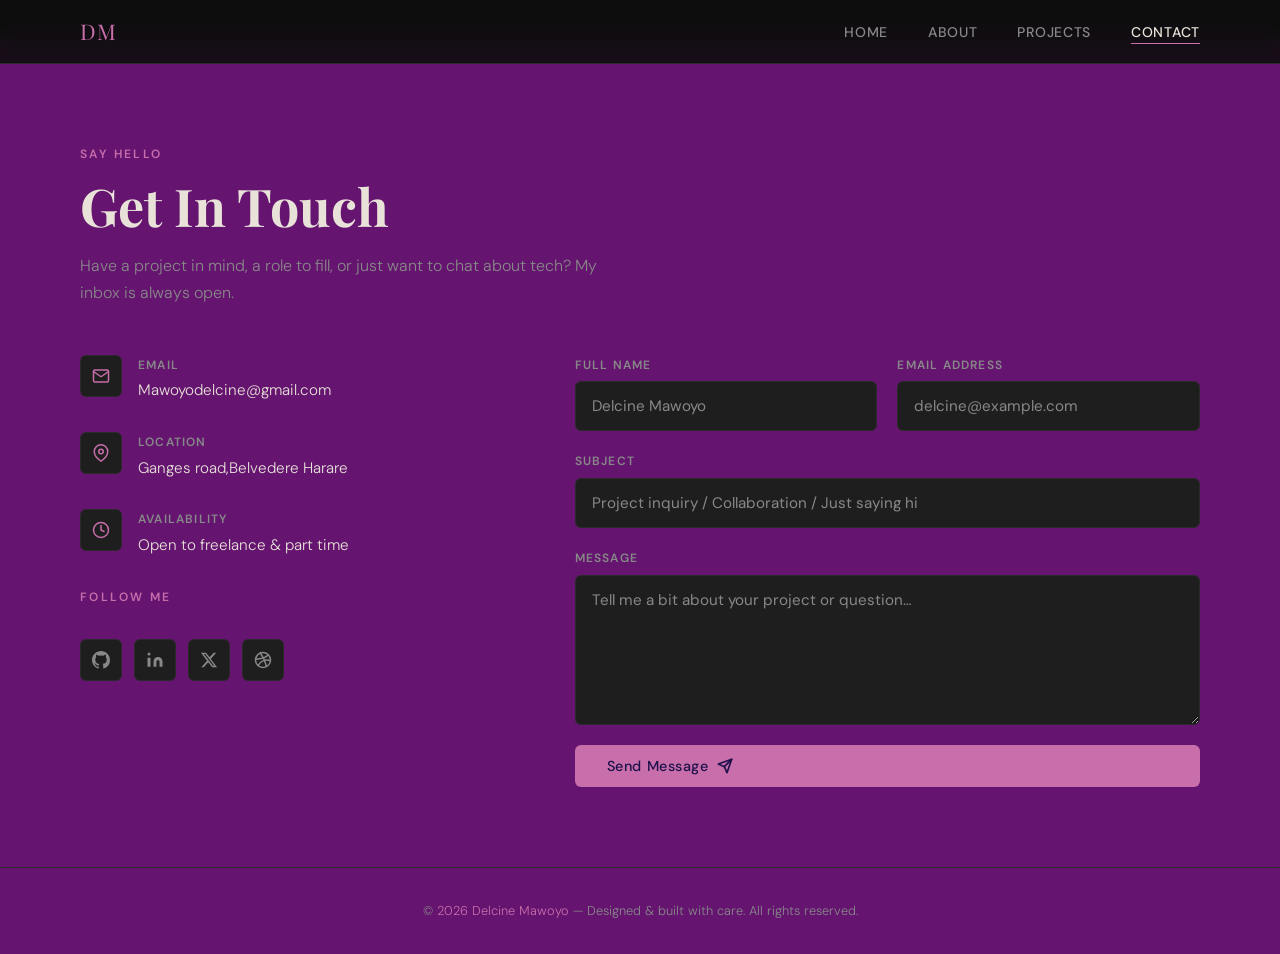
<file: contact.html>
<!DOCTYPE html>
<html lang="en">
<head>
  <!-- ============================================================
       Portfolio — contact.html
       Multi-page architecture
       W3C-valid semantic HTML5 | Mobile-first | External CSS
  ============================================================ -->
  <meta charset="UTF-8" />
  <meta name="viewport" content="width=device-width, initial-scale=1.0" />
  <meta name="description"
        content="Delcine Mawoyo — Web designer&amp;Website Portfolio showcasing projects, skills, and experience." />
  <title>Delcine Mawoyo — Portfolio</title>

  <!-- External stylesheet -->
  <link rel="stylesheet" href="style.css" />

  <!-- Preconnect for Google Fonts (already imported via CSS) -->
  <link rel="preconnect" href="https://fonts.googleapis.com" />
  <link rel="preconnect" href="https://fonts.gstatic.com" crossorigin />
</head>
<body>

  <!-- ===================== NAV ===================== -->
  <header role="banner">
    <nav class="nav" aria-label="Primary navigation">
      <div class="container">
        <!-- Logo -->
        <a href="index.html" class="nav-logo" aria-label="Delcine Mawoyo – Home">
          DM
        </a>

        <!-- Desktop links -->
        <ul class="nav-links" role="list">
          <li><a href="index.html">Home</a></li>
          <li><a href="about.html">About</a></li>
          <li><a href="projects.html">Projects</a></li>
          <li><a href="contact.html" class="active">Contact</a></li>
        </ul>

        <!-- Mobile hamburger -->
        <button class="nav-toggle" aria-label="Toggle navigation" aria-expanded="false"
                aria-controls="nav-drawer" id="nav-toggle">
          <span></span><span></span><span></span>
        </button>
      </div>
    </nav>

    <!-- Mobile drawer -->
    <nav id="nav-drawer" class="nav-drawer" aria-label="Mobile navigation">
      <a href="index.html">Home</a>
      <a href="about.html">About</a>
      <a href="projects.html">Projects</a>
      <a href="contact.html" class="active">Contact</a>
    </nav>
  </header>

  <!-- ===================== MAIN ===================== -->
  <main id="main-content">

    <!-- ============ PAGE: CONTACT ============ -->
    <section id="contact" class="page active" aria-label="Contact">

      <div class="section container">
        <p class="section-label">Say Hello</p>
        <h2 class="section-title">Get In Touch</h2>
        <p class="section-sub">
          Have a project in mind, a role to fill, or just want to chat about tech?
          My inbox is always open.
        </p>

        <div class="contact-grid">

          <!-- Info column -->
          <aside aria-label="Contact information">

            <address style="font-style:normal">
              <!-- Email -->
              <div class="contact-info-item">
                <div class="contact-icon" aria-hidden="true">
                  <svg viewBox="0 0 24 24" fill="none" stroke="currentColor"
                       stroke-width="2" stroke-linecap="round" stroke-linejoin="round">
                    <path d="M4 4h16c1.1 0 2 .9 2 2v12c0 1.1-.9 2-2 2H4c-1.1 0-2-.9-2-2V6c0-1.1.9-2 2-2z"/>
                    <polyline points="22,6 12,13 2,6"/>
                  </svg>
                </div>
                <div>
                  <p class="contact-info-label">Email</p>
                  <p class="contact-info-value">
                    <a href="mailto:alex@alexrivera.dev">Mawoyodelcine@gmail.com</a>
                  </p>
                </div>
              </div>

              <!-- Location -->
              <div class="contact-info-item">
                <div class="contact-icon" aria-hidden="true">
                  <svg viewBox="0 0 24 24" fill="none" stroke="currentColor"
                       stroke-width="2" stroke-linecap="round" stroke-linejoin="round">
                    <path d="M21 10c0 7-9 13-9 13s-9-6-9-13a9 9 0 0 1 18 0z"/>
                    <circle cx="12" cy="10" r="3"/>
                  </svg>
                </div>
                <div>
                  <p class="contact-info-label">Location</p>
                  <p class="contact-info-value">Ganges road,Belvedere Harare</p>
                </div>
              </div>

              <!-- Availability -->
              <div class="contact-info-item">
                <div class="contact-icon" aria-hidden="true">
                  <svg viewBox="0 0 24 24" fill="none" stroke="currentColor"
                       stroke-width="2" stroke-linecap="round" stroke-linejoin="round">
                    <circle cx="12" cy="12" r="10"/>
                    <polyline points="12 6 12 12 16 14"/>
                  </svg>
                </div>
                <div>
                  <p class="contact-info-label">Availability</p>
                  <p class="contact-info-value">Open to freelance &amp; part time</p>
                </div>
              </div>
            </address>

            <!-- Social media links -->
            <nav aria-label="Social media links">
              <p class="section-label" style="margin-bottom:.75rem">Follow Me</p>
              <div class="social-links">

                <!-- GitHub -->
                <a href="https://github.com" class="social-link"
                   target="_blank" rel="noopener noreferrer" aria-label="GitHub profile">
                  <svg viewBox="0 0 24 24" fill="currentColor" aria-hidden="true">
                    <path d="M12 0C5.37 0 0 5.37 0 12c0 5.3 3.44 9.8 8.2 11.38.6.11.82-.26.82-.57v-2c-3.34.72-4.04-1.6-4.04-1.6-.54-1.38-1.33-1.75-1.33-1.75-1.09-.74.08-.73.08-.73 1.2.08 1.84 1.23 1.84 1.23 1.07 1.83 2.8 1.3 3.49 1 .1-.78.42-1.3.76-1.6-2.67-.3-5.47-1.33-5.47-5.93 0-1.31.47-2.38 1.24-3.22-.13-.3-.54-1.52.12-3.17 0 0 1.01-.32 3.3 1.23a11.5 11.5 0 0 1 6 0c2.28-1.55 3.29-1.23 3.29-1.23.66 1.65.25 2.87.12 3.17.77.84 1.24 1.9 1.24 3.22 0 4.61-2.81 5.63-5.48 5.92.43.37.81 1.1.81 2.22v3.29c0 .32.21.69.83.57A12 12 0 0 0 24 12C24 5.37 18.63 0 12 0z"/>
                  </svg>
                </a>

                <!-- LinkedIn -->
                <a href="https://linkedin.com" class="social-link"
                   target="_blank" rel="noopener noreferrer" aria-label="LinkedIn profile">
                  <svg viewBox="0 0 24 24" fill="currentColor" aria-hidden="true">
                    <path d="M16 8a6 6 0 0 1 6 6v7h-4v-7a2 2 0 0 0-2-2 2 2 0 0 0-2 2v7h-4v-7a6 6 0 0 1 6-6z"/>
                    <rect x="2" y="9" width="4" height="12"/>
                    <circle cx="4" cy="4" r="2"/>
                  </svg>
                </a>

                <!-- Twitter / X -->
                <a href="https://twitter.com" class="social-link"
                   target="_blank" rel="noopener noreferrer" aria-label="Twitter / X profile">
                  <svg viewBox="0 0 24 24" fill="currentColor" aria-hidden="true">
                    <path d="M18.244 2.25h3.308l-7.227 8.26 8.502 11.24H16.17l-5.214-6.817L4.99 21.75H1.68l7.73-8.835L1.254 2.25H8.08l4.713 6.231zm-1.161 17.52h1.833L7.084 4.126H5.117z"/>
                  </svg>
                </a>

                <!-- Dribbble -->
                <a href="https://dribbble.com" class="social-link"
                   target="_blank" rel="noopener noreferrer" aria-label="Dribbble profile">
                  <svg viewBox="0 0 24 24" fill="none" stroke="currentColor"
                       stroke-width="2" stroke-linecap="round" stroke-linejoin="round" aria-hidden="true">
                    <circle cx="12" cy="12" r="10"/>
                    <path d="M8.56 2.75c4.37 6.03 6.02 9.42 8.03 17.72m2.54-15.38c-3.72 4.35-8.94 5.66-16.88 5.85m19.5 1.9c-3.5-.93-6.63-.82-8.94 0-2.58.92-5.01 2.86-7.44 6.32"/>
                  </svg>
                </a>

              </div>
            </nav>

          </aside>

          <!-- Contact form -->
          <div>
            <!-- novalidate removed so HTML5 validation applies -->
            <form class="contact-form" id="contact-form"
                  action="#" method="post"
                  aria-label="Send a message">

              <!-- Name & Email row -->
              <div class="form-row">
                <div class="form-group">
                  <label for="name">Full Name</label>
                  <input
                    type="text"
                    id="name"
                    name="name"
                    placeholder="Delcine Mawoyo"
                    required
                    minlength="2"
                    maxlength="80"
                    autocomplete="name"
                  />
                </div>
                <div class="form-group">
                  <label for="email">Email Address</label>
                  <input
                    type="email"
                    id="email"
                    name="email"
                    placeholder="delcine@example.com"
                    required
                    autocomplete="email"
                  />
                </div>
              </div>

              <!-- Subject -->
              <div class="form-group">
                <label for="subject">Subject</label>
                <input
                  type="text"
                  id="subject"
                  name="subject"
                  placeholder="Project inquiry / Collaboration / Just saying hi"
                  required
                  minlength="4"
                  maxlength="120"
                />
              </div>

              <!-- Message -->
              <div class="form-group">
                <label for="message">Message</label>
                <textarea
                  id="message"
                  name="message"
                  placeholder="Tell me a bit about your project or question…"
                  required
                  minlength="20"
                  rows="6"
                ></textarea>
              </div>

              <!-- Status feedback (shown by JS) -->
              <div id="form-status" class="form-status" role="status" aria-live="polite"></div>

              <button type="submit" class="btn btn-primary" id="form-submit">
                Send Message
                <svg xmlns="http://www.w3.org/2000/svg" width="16" height="16"
                     viewBox="0 0 24 24" fill="none" stroke="currentColor"
                     stroke-width="2.5" stroke-linecap="round" stroke-linejoin="round"
                     aria-hidden="true">
                  <line x1="22" y1="2" x2="11" y2="13"/>
                  <polygon points="22 2 15 22 11 13 2 9 22 2"/>
                </svg>
              </button>

            </form>
          </div>

        </div><!-- /contact-grid -->
      </div>

    </section>
    <!-- /contact -->

  </main>

  <!-- ===================== FOOTER ===================== -->
  <footer class="footer" role="contentinfo">
    <div class="container">
      <p>
        &copy; <span>2026</span>
        <span>Delcine Mawoyo</span> — Designed &amp; built with care.
        All rights reserved.
      </p>
    </div>
  </footer>

</body>
</html>
</file>
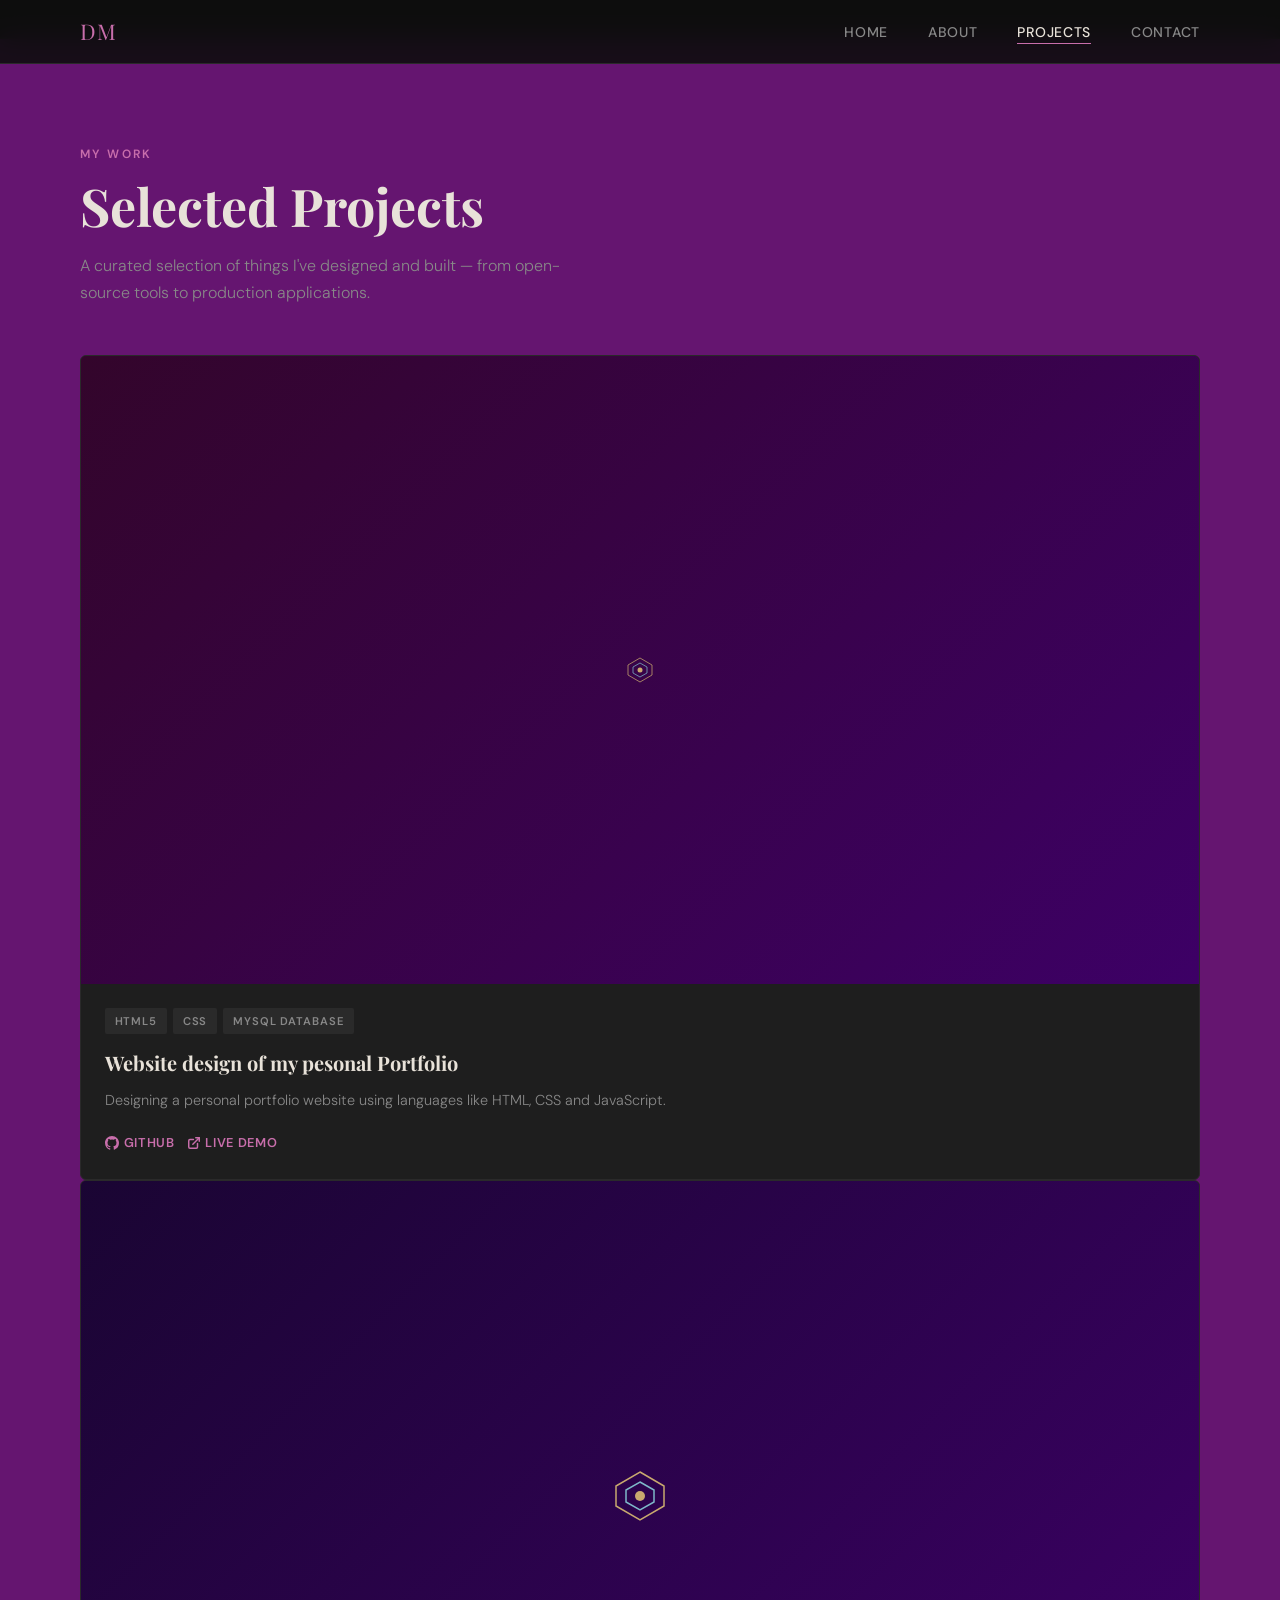
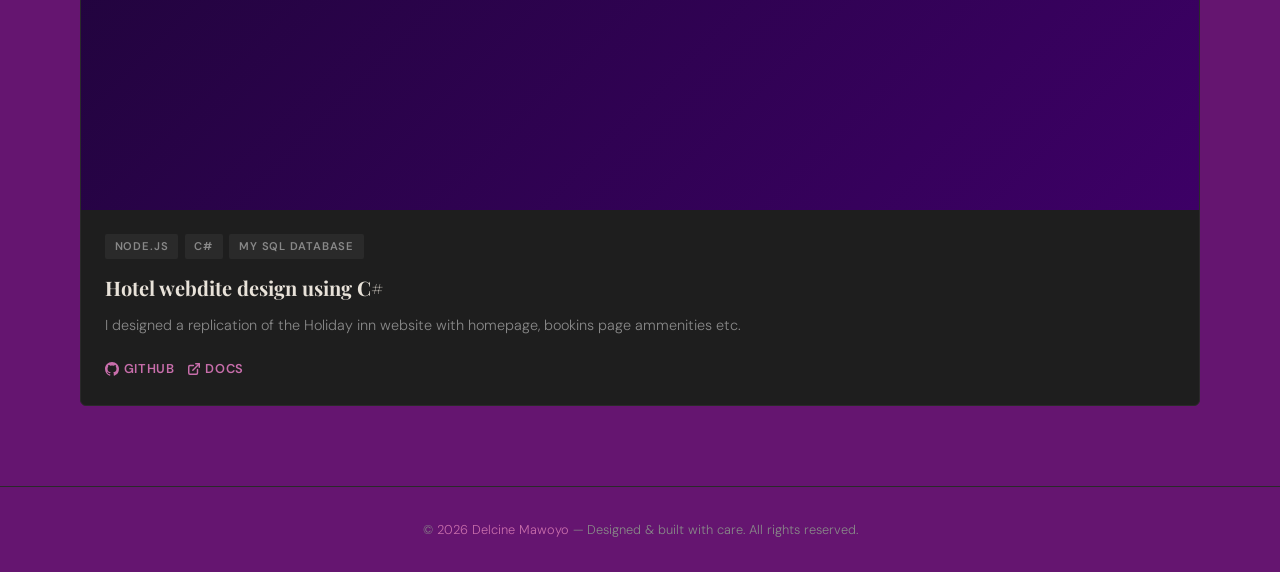
<file: projects.html>
<!DOCTYPE html>
<html lang="en">
<head>
  <!-- ============================================================
       Portfolio — projects.html
       Multi-page architecture
       W3C-valid semantic HTML5 | Mobile-first | External CSS
  ============================================================ -->
  <meta charset="UTF-8" />
  <meta name="viewport" content="width=device-width, initial-scale=1.0" />
  <meta name="description"
        content="Delcine Mawoyo — Web designer&amp;Website Portfolio showcasing projects, skills, and experience." />
  <title>Delcine Mawoyo — Portfolio</title>

  <!-- External stylesheet -->
  <link rel="stylesheet" href="style.css" />

  <!-- Preconnect for Google Fonts (already imported via CSS) -->
  <link rel="preconnect" href="https://fonts.googleapis.com" />
  <link rel="preconnect" href="https://fonts.gstatic.com" crossorigin />
</head>
<body>

  <!-- ===================== NAV ===================== -->
  <header role="banner">
    <nav class="nav" aria-label="Primary navigation">
      <div class="container">
        <!-- Logo -->
        <a href="index.html" class="nav-logo" aria-label="Delcine Mawoyo – Home">
          DM
        </a>

        <!-- Desktop links -->
        <ul class="nav-links" role="list">
          <li><a href="index.html">Home</a></li>
          <li><a href="about.html">About</a></li>
          <li><a href="projects.html" class="active">Projects</a></li>
          <li><a href="contact.html">Contact</a></li>
        </ul>

        <!-- Buttons on the projects page-->
        <button class="nav-toggle" aria-label="Toggle navigation" aria-expanded="false"
                aria-controls="nav-drawer" id="nav-toggle">
          <span></span><span></span><span></span>
        </button>
      </div>
    </nav>

    <!-- Mobile drawer -->
    <nav id="nav-drawer" class="nav-drawer" aria-label="Mobile navigation">
      <a href="index.html">Home</a>
      <a href="about.html">About</a>
      <a href="projects.html" class="active">Projects</a>
      <a href="contact.html">Contact</a>
    </nav>
  </header>

  <!-- ===================== MAIN ===================== -->
  <main id="main-content">

    <!-- ============ PAGE: PROJECTS ============ -->
    <section id="projects" class="page active" aria-label="Projects">

      <div class="section container">
        <p class="section-label">My Work</p>
        <h2 class="section-title">Selected Projects</h2>
        <p class="section-sub">
          A curated selection of things I've designed and built — from open-source
          tools to production applications.
        </p>

        <!-- CSS Grid layout as required -->
          
          
                 <article class="project-card" role="listitem">
            <div class="project-img-placeholder"
                 style="background: linear-gradient(135deg,#33052b,#3d0066);"
                 aria-hidden="true">
              <svg width="32" height="32" viewBox="0 0 64 64"
                   xmlns="http://www.w3.org/2000/svg" aria-hidden="true">
                <polygon points="32,8 56,22 56,42 32,56 8,42 8,22"
                         fill="none" stroke="#c8a96e" stroke-width="1.5"/>
                <polygon points="32,18 46,26 46,38 32,46 18,38 18,26"
                         fill="none" stroke="#7eb8c9" stroke-width="1.5"/>
                <circle cx="32" cy="32" r="5" fill="#c8a96e"/>
              </svg>
            </div>
            <div class="project-body">
              <ul class="project-tags" aria-label="Technologies">
                <li class="tag">HTML5</li>
              <li class="tag">CSS</li>
                <li class="tag">MySQL database</li>
              </ul>
              <h3 class="project-title"> Website design of my pesonal Portfolio</h3>
              <p class="project-desc">
              Designing a personal portfolio website using languages like HTML, CSS and JavaScript.                
                
              </p>
        
                 <nav class="project-links" aria-label="Project links">
                <a href="https://github.com" class="project-link"
                   target="_blank" rel="noopener noreferrer" aria-label="GitHub repository for Kanban Flow">
                  <svg width="14" height="14" viewBox="0 0 24 24" fill="currentColor"
                       aria-hidden="true">
                    <path d="M12 0C5.37 0 0 5.37 0 12c0 5.3 3.44 9.8 8.2 11.38.6.11.82-.26.82-.57v-2c-3.34.72-4.04-1.6-4.04-1.6-.54-1.38-1.33-1.75-1.33-1.75-1.09-.74.08-.73.08-.73 1.2.08 1.84 1.23 1.84 1.23 1.07 1.83 2.8 1.3 3.49 1 .1-.78.42-1.3.76-1.6-2.67-.3-5.47-1.33-5.47-5.93 0-1.31.47-2.38 1.24-3.22-.13-.3-.54-1.52.12-3.17 0 0 1.01-.32 3.3 1.23a11.5 11.5 0 0 1 6 0c2.28-1.55 3.29-1.23 3.29-1.23.66 1.65.25 2.87.12 3.17.77.84 1.24 1.9 1.24 3.22 0 4.61-2.81 5.63-5.48 5.92.43.37.81 1.1.81 2.22v3.29c0 .32.21.69.83.57A12 12 0 0 0 24 12C24 5.37 18.63 0 12 0z"/>
                  </svg>
                  GitHub
                </a>
                <a href="https://example.com" class="project-link"
                   target="_blank" rel="noopener noreferrer" aria-label="Live demo for Kanban Flow">
                  <svg width="14" height="14" viewBox="0 0 24 24" fill="none"
                       stroke="currentColor" stroke-width="2.5"
                       stroke-linecap="round" stroke-linejoin="round" aria-hidden="true">
                    <path d="M18 13v6a2 2 0 0 1-2 2H5a2 2 0 0 1-2-2V8a2 2 0 0 1 2-2h6"/>
                    <polyline points="15 3 21 3 21 9"/>
                    <line x1="10" y1="14" x2="21" y2="3"/>
                  </svg>
                  Live Demo
                </a>
              </nav>
            </div>
          </article>

          
               

          <!-- ─ Project 3 ─ -->
          <article class="project-card" role="listitem">
            <div class="project-img-placeholder"
                 style="background: linear-gradient(135deg,#1a0533,#3d0066);"
                 aria-hidden="true">
              <svg width="64" height="64" viewBox="0 0 64 64"
                   xmlns="http://www.w3.org/2000/svg" aria-hidden="true">
                <polygon points="32,8 56,22 56,42 32,56 8,42 8,22"
                         fill="none" stroke="#c8a96e" stroke-width="1.5"/>
                <polygon points="32,18 46,26 46,38 32,46 18,38 18,26"
                         fill="none" stroke="#7eb8c9" stroke-width="1.5"/>
                <circle cx="32" cy="32" r="5" fill="#c8a96e"/>
              </svg>
            </div>
            <div class="project-body">
              <ul class="project-tags" aria-label="Technologies">
                <li class="tag">Node.js</li>
                <li class="tag">C#</li>
                <li class="tag">My SQL database</li>
              </ul>
              <h3 class="project-title">Hotel webdite design using C#</h3>
              <p class="project-desc">
                I designed a replication of the Holiday inn website with homepage, bookins page ammenities etc.                
                
              </p>
              <nav class="project-links" aria-label="Project links">
                <a href="https://github.com" class="project-link"
                   target="_blank" rel="noopener noreferrer" aria-label="GitHub repository for Mesh API Gateway">
                  <svg width="14" height="14" viewBox="0 0 24 24" fill="currentColor" aria-hidden="true">
                    <path d="M12 0C5.37 0 0 5.37 0 12c0 5.3 3.44 9.8 8.2 11.38.6.11.82-.26.82-.57v-2c-3.34.72-4.04-1.6-4.04-1.6-.54-1.38-1.33-1.75-1.33-1.75-1.09-.74.08-.73.08-.73 1.2.08 1.84 1.23 1.84 1.23 1.07 1.83 2.8 1.3 3.49 1 .1-.78.42-1.3.76-1.6-2.67-.3-5.47-1.33-5.47-5.93 0-1.31.47-2.38 1.24-3.22-.13-.3-.54-1.52.12-3.17 0 0 1.01-.32 3.3 1.23a11.5 11.5 0 0 1 6 0c2.28-1.55 3.29-1.23 3.29-1.23.66 1.65.25 2.87.12 3.17.77.84 1.24 1.9 1.24 3.22 0 4.61-2.81 5.63-5.48 5.92.43.37.81 1.1.81 2.22v3.29c0 .32.21.69.83.57A12 12 0 0 0 24 12C24 5.37 18.63 0 12 0z"/>
                  </svg>
                  GitHub
                </a>
                <a href="https://example.com" class="project-link"
                   target="_blank" rel="noopener noreferrer" aria-label="Docs for Mesh API Gateway">
                  <svg width="14" height="14" viewBox="0 0 24 24" fill="none"
                       stroke="currentColor" stroke-width="2.5"
                       stroke-linecap="round" stroke-linejoin="round" aria-hidden="true">
                    <path d="M18 13v6a2 2 0 0 1-2 2H5a2 2 0 0 1-2-2V8a2 2 0 0 1 2-2h6"/>
                    <polyline points="15 3 21 3 21 9"/>
                    <line x1="10" y1="14" x2="21" y2="3"/>
                  </svg>
                  Docs
                </a>
              </nav>
            </div>
          </article>

         
    </section>
    <!-- /projects -->

  </main>

  <!-- ===================== FOOTER ===================== -->
  <footer class="footer" role="contentinfo">
    <div class="container">
      <p>
        &copy; <span>2026</span>
        <span>Delcine Mawoyo</span> — Designed &amp; built with care.
        All rights reserved.
      </p>
    </div>
  </footer>

</body>
</html>
</file>
<file: style.css>
/* ============================================================
   PORTFOLIO — style.css
   Author: Delcine Mawoyo  |  Mobile-first, CSS custom properties
   ============================================================ */

/* ── 1. Google Fonts ── */
@import url('https://fonts.googleapis.com/css2?family=Playfair+Display:ital,wght@0,400;0,700;1,400&family=DM+Sans:wght@300;400;500;600&display=swap');

/* ── 2. CSS Custom Properties ── */
:root {
  /* Palette */
  --clr-bg:        #5e0a69f3;
  --clr-surface:   #161616;
  --clr-card:      #1e1e1e;
  --clr-border:    #2a2a2a;
  --clr-accent:    #c86eab;   /* warm gold */
  --clr-accent2:   #7eb8c9;   /* steel blue */
  --clr-text:      #e8e2d9;
  --clr-muted:     #888;

  /* Typography */
  --ff-display: 'Playfair Display', Georgia, serif;
  --ff-body:    'DM Sans', sans-serif;

  /* Sizes */
  --nav-h:   64px;
  --radius:  6px;
  --gap:     1.5rem;

  /* Transitions */
  --ease: cubic-bezier(.4,0,.2,1);
}

/* ── 3. Reset & Base ── */
*, *::before, *::after { box-sizing: border-box; margin: 0; padding: 0; }

html { scroll-behavior: smooth; font-size: 16px; }

body {
  background: var(--clr-bg);
  color:       var(--clr-text);
  font-family: var(--ff-body);
  font-weight: 300;
  line-height: 1.7;
  min-height: 100vh;
}

img { max-width: 100%; display: block; }

a { color: inherit; text-decoration: none; }

ul { list-style: none; }

/* ── 4. Utility Classes ── */
.container {
  width: 100%;
  max-width: 1160px;
  margin-inline: auto;
  padding-inline: 1.25rem;
}

.section {
  padding-block: 5rem;
}

.section-label {
  font-family: var(--ff-body);
  font-size: .75rem;
  font-weight: 600;
  letter-spacing: .2em;
  text-transform: uppercase;
  color: var(--clr-accent);
  margin-bottom: .75rem;
}

.section-title {
  font-family: var(--ff-display);
  font-size: clamp(2rem, 5vw, 3.25rem);
  font-weight: 700;
  line-height: 1.15;
  margin-bottom: 1rem;
}

.section-sub {
  color: var(--clr-muted);
  max-width: 520px;
  margin-bottom: 3rem;
}

.btn {
  display: inline-flex;
  align-items: center;
  gap: .5rem;
  padding: .75rem 2rem;
  border-radius: var(--radius);
  font-family: var(--ff-body);
  font-size: .9rem;
  font-weight: 500;
  letter-spacing: .04em;
  transition: transform .2s var(--ease), box-shadow .2s var(--ease);
  cursor: pointer;
  border: none;
}

.btn-primary {
  background: var(--clr-accent);
  color: #1d114b;
}
.btn-primary:hover {
  transform: translateY(-2px);
  box-shadow: 0 8px 24px rgba(200,169,110,.35);
}

.btn-outline {
  background: transparent;
  border: 1px solid var(--clr-accent);
  color: var(--clr-accent);
}
.btn-outline:hover {
  background: var(--clr-accent);
  color: #0d0d0d;
  transform: translateY(-2px);
}

/* ── 5. Navigation ── */
.nav {
  position: fixed;
  top: 0; left: 0; right: 0;
  height: var(--nav-h);
  background: rgba(13,13,13,.88);
  backdrop-filter: blur(12px);
  -webkit-backdrop-filter: blur(12px);
  border-bottom: 1px solid var(--clr-border);
  z-index: 1000;
  display: flex;
  align-items: center;
}

.nav .container {
  display: flex;
  align-items: center;
  justify-content: space-between;
}

/* Logo */
.nav-logo {
  font-family: var(--ff-display);
  font-size: 1.35rem;
  color: var(--clr-accent);
  letter-spacing: .03em;
}

/* Desktop links */
.nav-links {
  display: none;
  gap: 2.5rem;
}
.nav-links a {
  font-size: .875rem;
  font-weight: 500;
  letter-spacing: .05em;
  text-transform: uppercase;
  color: var(--clr-muted);
  transition: color .2s;
  position: relative;
}
.nav-links a::after {
  content: '';
  position: absolute;
  bottom: -3px; left: 0;
  width: 0; height: 1px;
  background: var(--clr-accent);
  transition: width .25s var(--ease);
}
.nav-links a:hover,
.nav-links a.active { color: var(--clr-text); }
.nav-links a:hover::after,
.nav-links a.active::after { width: 100%; }

/* Hamburger */
.nav-toggle {
  display: flex;
  flex-direction: column;
  justify-content: space-between;
  width: 26px; height: 18px;
  cursor: pointer;
  background: none;
  border: none;
}
.nav-toggle span {
  display: block;
  height: 2px;
  background: var(--clr-text);
  border-radius: 2px;
  transition: transform .3s var(--ease), opacity .3s;
}
.nav-toggle.open span:nth-child(1) { transform: translateY(8px) rotate(45deg); }
.nav-toggle.open span:nth-child(2) { opacity: 0; }
.nav-toggle.open span:nth-child(3) { transform: translateY(-8px) rotate(-45deg); }

/* Mobile drawer */
.nav-drawer {
  display: flex;
  flex-direction: column;
  gap: 1.5rem;
  position: fixed;
  top: var(--nav-h); left: 0; right: 0;
  background: var(--clr-surface);
  padding: 2rem 1.25rem;
  border-bottom: 1px solid var(--clr-border);
  transform: translateY(-110%);
  transition: transform .35s var(--ease);
  z-index: 999;
}
.nav-drawer.open { transform: translateY(0); }
.nav-drawer a {
  font-size: 1.1rem;
  font-weight: 500;
  color: var(--clr-muted);
  transition: color .2s;
}
.nav-drawer a:hover,
.nav-drawer a.active { color: var(--clr-accent); }

/* ── 6. Page wrapper ── */
.page {
  display: none;
  padding-top: var(--nav-h);
  animation: fadein .4s var(--ease) both;
}
.page.active { display: block; }

@keyframes fadein {
  from { opacity: 0; transform: translateY(12px); }
  to   { opacity: 1; transform: translateY(0); }
}

/* ── 7. HOME — Hero ── */
.hero {
  min-height: calc(100vh - var(--nav-h));
  display: grid;
  align-items: center;
  position: relative;
  overflow: hidden;
}

/* Decorative grid lines */
.hero::before {
  content: '';
  position: absolute;
  inset: 0;
  background-image:
    linear-gradient(var(--clr-border) 1px, transparent 1px),
    linear-gradient(90deg, var(--clr-border) 1px, transparent 1px);
  background-size: 60px 60px;
  opacity: .35;
  pointer-events: none;
}

.hero-inner {
  display: grid;
  gap: 3rem;
  position: relative;
  z-index: 1;
  padding-block: 4rem;
}

/* Avatar blob */
.hero-avatar {
  width: 180px; height: 180px;
  border-radius: 60% 40% 55% 45% / 50% 55% 45% 50%;
  overflow: hidden;
  border: 2px solid var(--clr-accent);
  flex-shrink: 0;
  animation: blob 8s ease-in-out infinite;
}

@keyframes blob {
  0%,100% { border-radius: 60% 40% 55% 45% / 50% 55% 45% 50%; }
  50%      { border-radius: 45% 55% 40% 60% / 55% 45% 55% 45%; }
}

.hero-avatar img {
  width: 100%; height: 100%;
  object-fit: cover;
}

.hero-eyebrow {
  display: flex;
  align-items: center;
  gap: .75rem;
  font-size: .8rem;
  font-weight: 600;
  letter-spacing: .18em;
  text-transform: uppercase;
  color: var(--clr-accent);
  margin-bottom: 1rem;
}
.hero-eyebrow::before {
  content: '';
  display: block;
  width: 32px; height: 1px;
  background: var(--clr-accent);
}

.hero-name {
  font-family: var(--ff-display);
  font-size: clamp(2.5rem, 8vw, 5.5rem);
  font-weight: 700;
  line-height: 1.05;
  margin-bottom: .5rem;
}

.hero-tagline {
  font-family: var(--ff-display);
  font-style: italic;
  font-size: clamp(1.1rem, 3vw, 1.6rem);
  color: var(--clr-accent2);
  margin-bottom: 1.5rem;
}

.hero-intro {
  max-width: 520px;
  color: var(--clr-muted);
  font-size: 1rem;
  margin-bottom: 2.25rem;
  line-height: 1.8;
}

.hero-cta { display: flex; flex-wrap: wrap; gap: 1rem; }

/* Scroll indicator */
.scroll-hint {
  display: none;
  flex-direction: column;
  align-items: center;
  gap: .4rem;
  position: absolute;
  bottom: 2rem;
  left: 50%;
  transform: translateX(-50%);
  font-size: .7rem;
  letter-spacing: .1em;
  color: var(--clr-muted);
  animation: bounce 2.2s ease-in-out infinite;
}
.scroll-hint svg { width: 18px; opacity: .5; }

@keyframes bounce {
  0%,100% { transform: translateX(-50%) translateY(0); }
  50%      { transform: translateX(-50%) translateY(6px); }
}

/* Stats strip */
.stats {
  display: grid;
  grid-template-columns: repeat(3, 1fr);
  gap: 1px;
  background: var(--clr-border);
  border: 1px solid var(--clr-border);
  border-radius: var(--radius);
  overflow: hidden;
  margin-top: 4rem;
}
.stat {
  background: var(--clr-surface);
  padding: 1.5rem 1rem;
  text-align: center;
}
.stat-num {
  font-family: var(--ff-display);
  font-size: 2rem;
  color: var(--clr-accent);
  line-height: 1;
}
.stat-label {
  font-size: .75rem;
  color: var(--clr-muted);
  margin-top: .3rem;
  text-transform: uppercase;
  letter-spacing: .08em;
}

/* ── 8. ABOUT ── */

/* Bio */
.about-grid {
  display: grid;
  gap: 3rem;
}

.bio-photo {
  width: 100%;
  max-width: 340px;
  aspect-ratio: 4/5;
  border-radius: 4px;
  overflow: hidden;
  border: 1px solid var(--clr-border);
  position: relative;
}
.bio-photo::after {
  content: '';
  position: absolute;
  inset: 0;
  background: linear-gradient(135deg, transparent 70%, rgba(200,169,110,.15));
}
.bio-photo img {
  width: 100%; height: 100%;
  object-fit: cover;
}

.bio-text p { color: var(--clr-muted); margin-bottom: 1rem; }

/* Skills */
.skills-grid {
  display: grid;
  gap: 1.25rem;
}
.skill-item { }
.skill-header {
  display: flex;
  justify-content: space-between;
  margin-bottom: .4rem;
  font-size: .875rem;
  font-weight: 500;
}
.skill-pct { color: var(--clr-accent); }
.skill-bar {
  height: 4px;
  background: var(--clr-border);
  border-radius: 2px;
  overflow: hidden;
}
.skill-fill {
  height: 100%;
  background: linear-gradient(90deg, var(--clr-accent), var(--clr-accent2));
  border-radius: 2px;
  width: 0;
  transition: width 1.2s var(--ease);
}

/* Timeline */
.timeline {
  position: relative;
  padding-left: 1.5rem;
}
.timeline::before {
  content: '';
  position: absolute;
  top: 4px; left: 5px;
  bottom: 0;
  width: 1px;
  background: var(--clr-border);
}
.tl-item {
  position: relative;
  padding-bottom: 2.5rem;
}
.tl-item::before {
  content: '';
  position: absolute;
  left: -1.5rem;
  top: 5px;
  width: 11px; height: 11px;
  border-radius: 50%;
  background: var(--clr-accent);
  border: 2px solid var(--clr-bg);
}
.tl-date {
  font-size: .75rem;
  font-weight: 600;
  letter-spacing: .1em;
  text-transform: uppercase;
  color: var(--clr-accent);
  margin-bottom: .25rem;
}
.tl-role {
  font-family: var(--ff-display);
  font-size: 1.1rem;
  margin-bottom: .2rem;
}
.tl-org {
  font-size: .85rem;
  color: var(--clr-accent2);
  margin-bottom: .5rem;
}
.tl-desc { font-size: .9rem; color: var(--clr-muted); }

/* ── 9. PROJECTS ── */
.projects-grid {
  display: grid;
  grid-template-columns: 1fr;
  gap: var(--gap);
}

.project-card {
  background: var(--clr-card);
  border: 1px solid var(--clr-border);
  border-radius: var(--radius);
  overflow: hidden;
  display: flex;
  flex-direction: column;
  transition: transform .25s var(--ease), border-color .25s;
}
.project-card:hover {
  transform: translateY(-4px);
  border-color: var(--clr-accent);
}

.project-img {
  width: 100%;
  aspect-ratio: 16/9;
  overflow: hidden;
  position: relative;
}
.project-img img {
  width: 100%; height: 100%;
  object-fit: cover;
  transition: transform .4s var(--ease);
}
.project-card:hover .project-img img { transform: scale(1.05); }

/* Colored placeholder overlay */
.project-img-placeholder {
  width: 100%;
  aspect-ratio: 16/9;
  display: flex;
  align-items: center;
  justify-content: center;
  font-size: 2.5rem;
}

.project-body { padding: 1.5rem; flex: 1; display: flex; flex-direction: column; }

.project-tags {
  display: flex;
  flex-wrap: wrap;
  gap: .4rem;
  margin-bottom: .75rem;
}
.tag {
  font-size: .7rem;
  font-weight: 600;
  letter-spacing: .08em;
  text-transform: uppercase;
  padding: .2rem .6rem;
  border-radius: 2px;
  background: var(--clr-border);
  color: var(--clr-muted);
}

.project-title {
  font-family: var(--ff-display);
  font-size: 1.25rem;
  margin-bottom: .5rem;
}

.project-desc {
  font-size: .9rem;
  color: var(--clr-muted);
  line-height: 1.7;
  flex: 1;
  margin-bottom: 1.25rem;
}

.project-links {
  display: flex;
  gap: .75rem;
}
.project-link {
  font-size: .8rem;
  font-weight: 600;
  letter-spacing: .05em;
  text-transform: uppercase;
  color: var(--clr-accent);
  border-bottom: 1px solid transparent;
  transition: border-color .2s;
  display: flex;
  align-items: center;
  gap: .3rem;
}
.project-link:hover { border-color: var(--clr-accent); }

/* ── 10. CONTACT ── */
.contact-grid {
  display: grid;
  gap: 3rem;
}

.contact-info-item {
  display: flex;
  align-items: flex-start;
  gap: 1rem;
  margin-bottom: 1.75rem;
}
.contact-icon {
  width: 42px; height: 42px;
  border-radius: var(--radius);
  background: var(--clr-card);
  border: 1px solid var(--clr-border);
  display: flex;
  align-items: center;
  justify-content: center;
  color: var(--clr-accent);
  flex-shrink: 0;
}
.contact-icon svg { width: 18px; }
.contact-info-label {
  font-size: .75rem;
  font-weight: 600;
  letter-spacing: .1em;
  text-transform: uppercase;
  color: var(--clr-muted);
  margin-bottom: .2rem;
}
.contact-info-value {
  font-size: .95rem;
  color: var(--clr-text);
}
.contact-info-value a { transition: color .2s; }
.contact-info-value a:hover { color: var(--clr-accent); }

/* Social links */
.social-links {
  display: flex;
  gap: .75rem;
  flex-wrap: wrap;
  margin-top: 2rem;
}
.social-link {
  width: 42px; height: 42px;
  border-radius: var(--radius);
  background: var(--clr-card);
  border: 1px solid var(--clr-border);
  display: flex;
  align-items: center;
  justify-content: center;
  color: var(--clr-muted);
  transition: background .2s, color .2s, border-color .2s, transform .2s;
}
.social-link svg { width: 18px; }
.social-link:hover {
  background: var(--clr-accent);
  color: #0d0d0d;
  border-color: var(--clr-accent);
  transform: translateY(-2px);
}

/* Form */
.contact-form {
  display: flex;
  flex-direction: column;
  gap: 1.25rem;
}

.form-group {
  display: flex;
  flex-direction: column;
  gap: .4rem;
}
.form-row { display: grid; gap: 1.25rem; }

label {
  font-size: .75rem;
  font-weight: 600;
  letter-spacing: .1em;
  text-transform: uppercase;
  color: var(--clr-muted);
}

input, textarea {
  background: var(--clr-card);
  border: 1px solid var(--clr-border);
  border-radius: var(--radius);
  padding: .875rem 1rem;
  color: var(--clr-text);
  font-family: var(--ff-body);
  font-size: .95rem;
  transition: border-color .2s, box-shadow .2s;
  outline: none;
  width: 100%;
}
input:focus, textarea:focus {
  border-color: var(--clr-accent);
  box-shadow: 0 0 0 3px rgba(200,169,110,.12);
}
input::placeholder, textarea::placeholder { color: var(--clr-muted); }
textarea { resize: vertical; min-height: 140px; }

/* HTML5 validation styling */
input:invalid:not(:placeholder-shown),
textarea:invalid:not(:placeholder-shown) {
  border-color: #c96e6e;
}
input:valid:not(:placeholder-shown),
textarea:valid:not(:placeholder-shown) {
  border-color: #6ec99d;
}

.form-status {
  display: none;
  padding: 1rem;
  border-radius: var(--radius);
  font-size: .9rem;
  font-weight: 500;
}
.form-status.success {
  display: block;
  background: rgba(110,201,157,.12);
  border: 1px solid #6ec99d;
  color: #6ec99d;
}
.form-status.error {
  display: block;
  background: rgba(201,110,110,.12);
  border: 1px solid #c96e6e;
  color: #c96e6e;
}

/* ── 11. Footer ── */
.footer {
  border-top: 1px solid var(--clr-border);
  padding-block: 2rem;
  text-align: center;
  font-size: .8rem;
  color: var(--clr-muted);
}
.footer span { color: var(--clr-accent); }

/* ── 12. Responsive: tablet 640 px ── */
@media (min-width: 640px) {
  .form-row { grid-template-columns: 1fr 1fr; }
  .hero-avatar { width: 220px; height: 220px; }
  .skills-grid { grid-template-columns: 1fr 1fr; }
}

/* ── 13. Responsive: desktop 768 px ── */
@media (min-width: 768px) {
  .nav-links { display: flex; }
  .nav-toggle { display: none; }

  .hero-inner {
    grid-template-columns: 1fr auto;
    align-items: center;
  }

  .about-grid {
    grid-template-columns: 1fr 1.5fr;
    align-items: start;
  }

  .projects-grid {
    grid-template-columns: repeat(2, 1fr);
  }

  .contact-grid {
    grid-template-columns: 1fr 1.4fr;
    align-items: start;
  }

  .scroll-hint { display: flex; }
}

/* ── 14. Responsive: wide 1024 px ── */
@media (min-width: 1024px) {
  .projects-grid {
    grid-template-columns: repeat(3, 1fr);
  }
}
</file>
